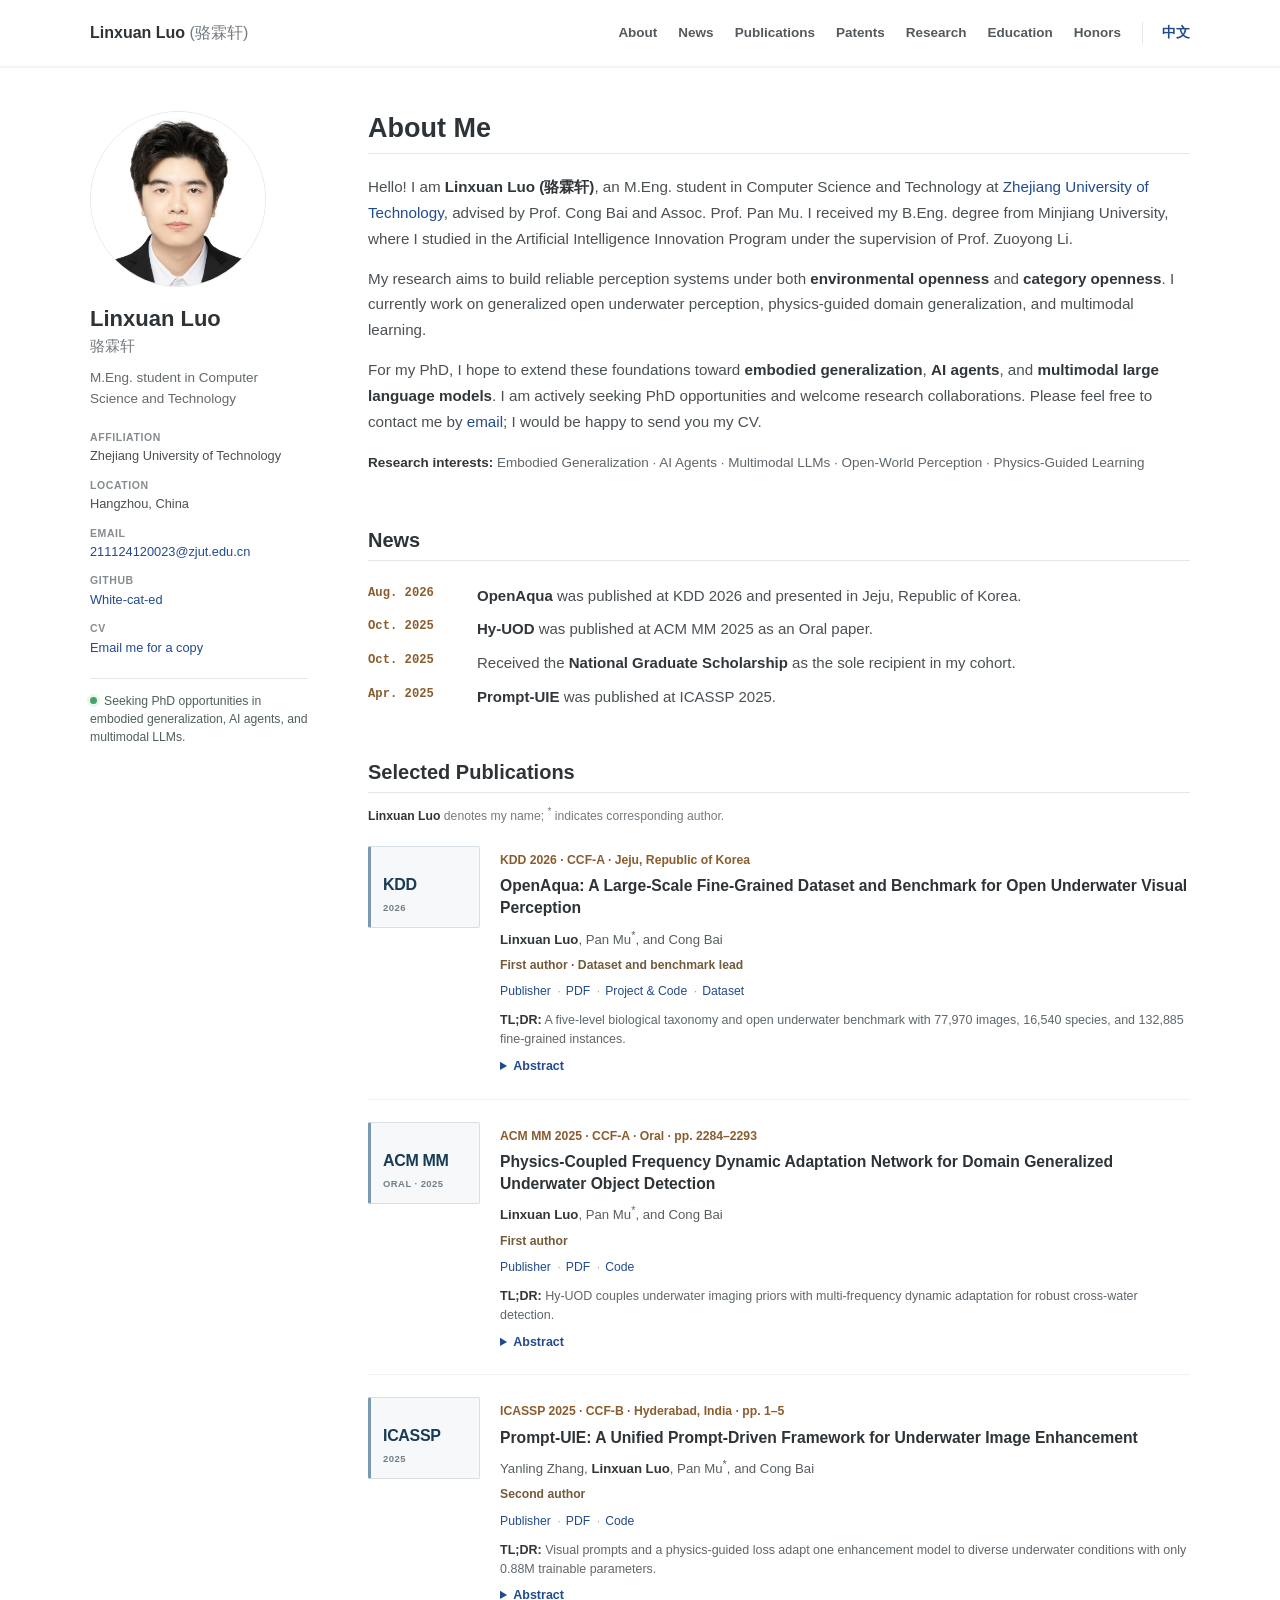
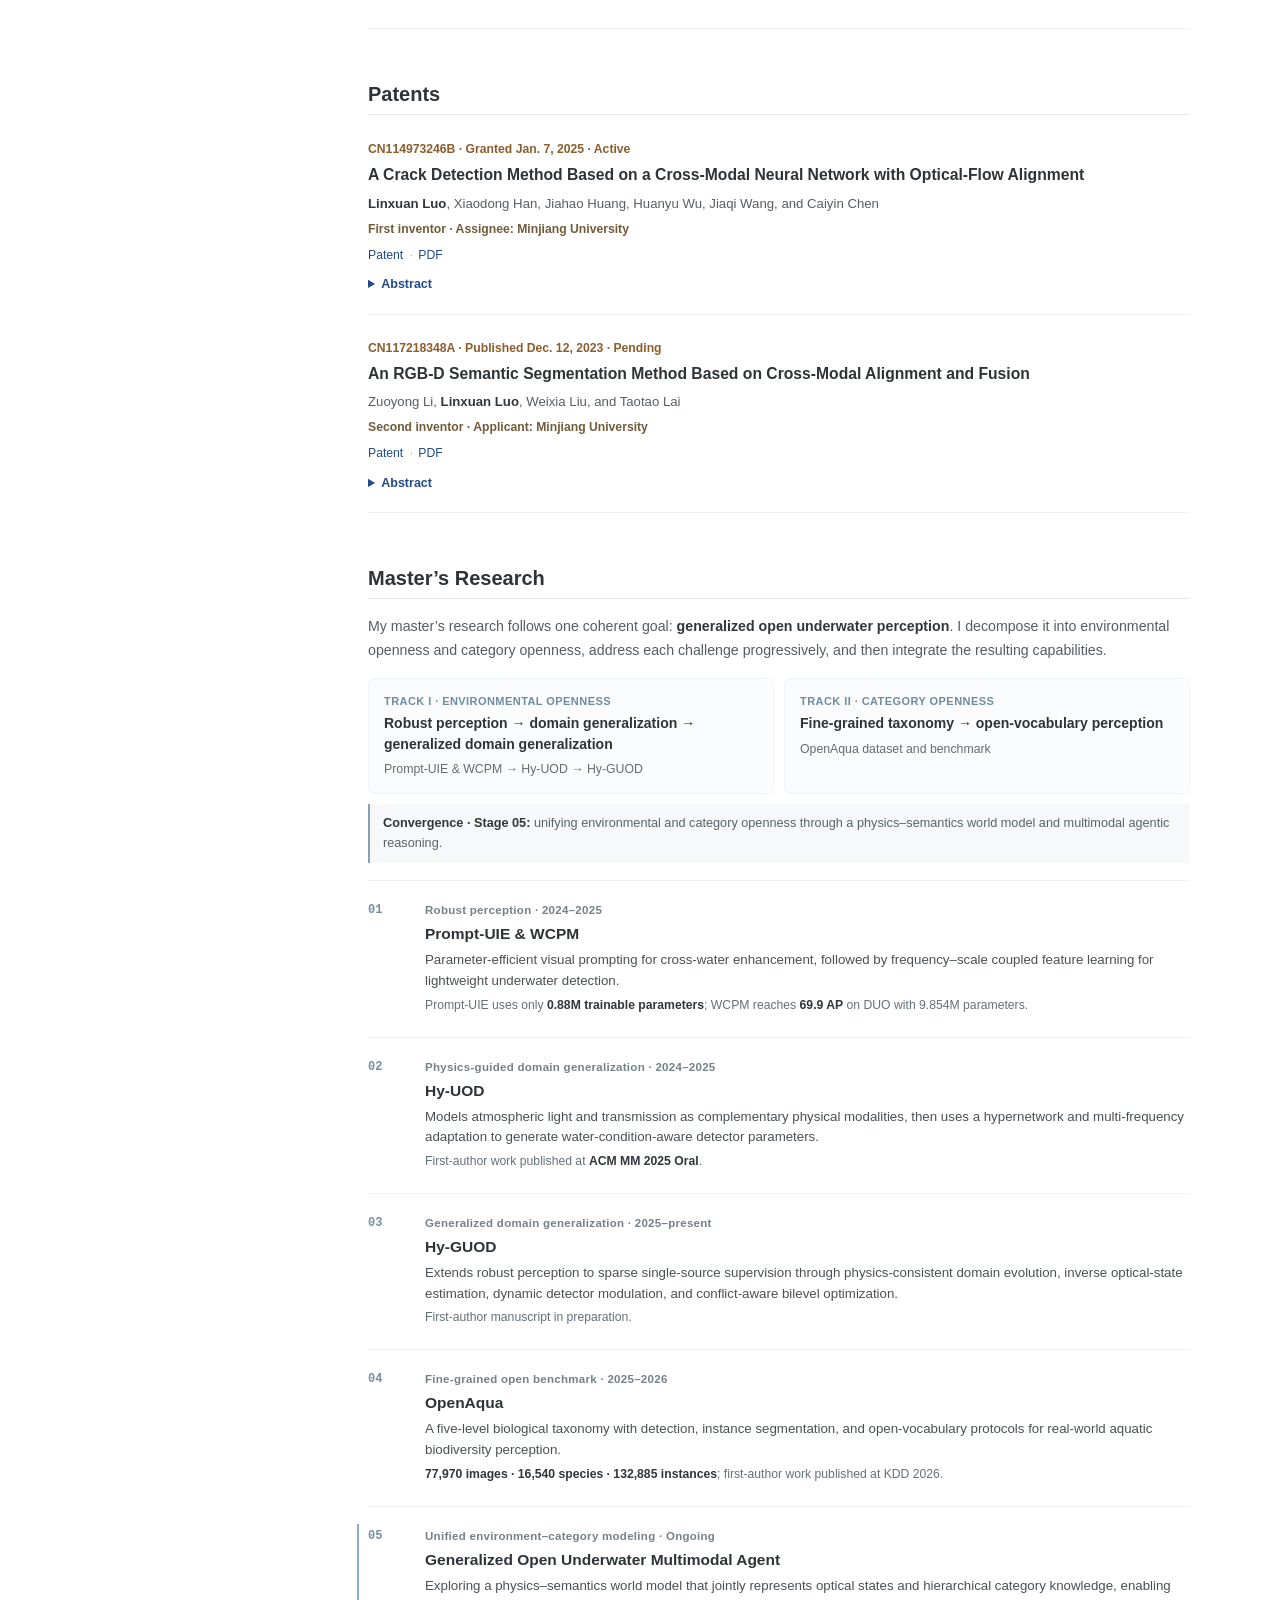
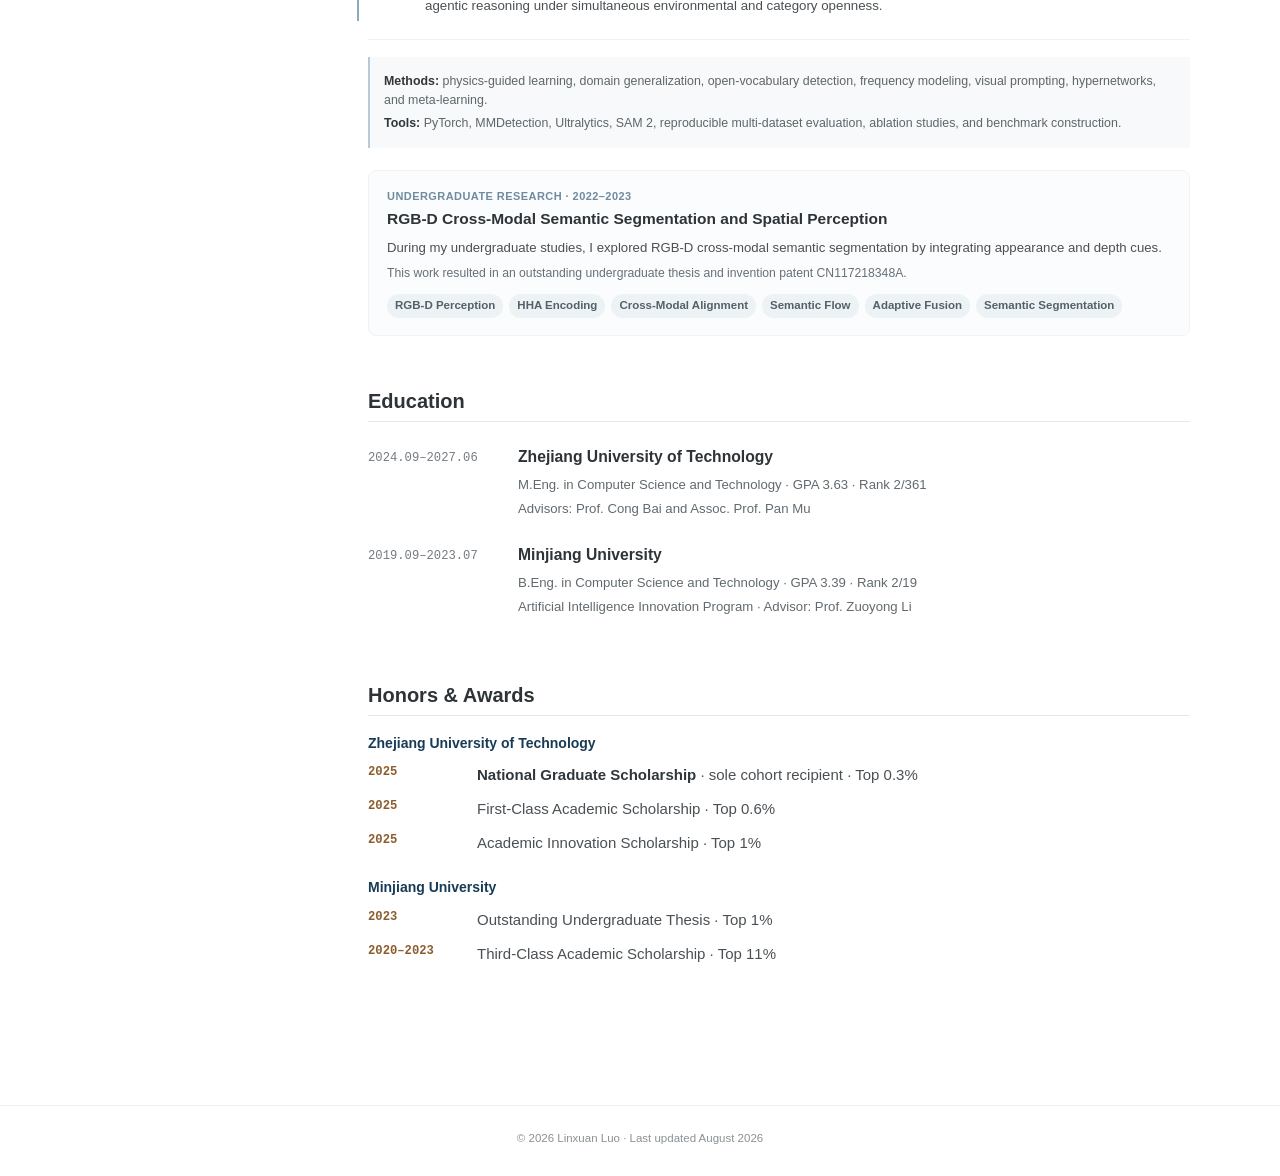
<file: index.html>
<!doctype html>
<html lang="en">
<head>
  <meta charset="utf-8">
  <meta name="viewport" content="width=device-width, initial-scale=1">
  <title>Linxuan Luo (骆霖轩) | Academic Homepage</title>
  <meta name="description" content="Academic homepage of Linxuan Luo, an M.Eng. student studying physics-guided generalization, open-world underwater perception, multimodal learning, and embodied intelligence.">
  <meta name="theme-color" content="#ffffff">
  <link rel="icon" type="image/png" sizes="192x192" href="favicon.png">
  <link rel="apple-touch-icon" sizes="180x180" href="favicon.png">
  <meta property="og:title" content="Linxuan Luo | Academic Homepage">
  <meta property="og:description" content="Physics-guided generalization, open-world perception, AI agents, and multimodal learning.">
  <meta property="og:type" content="website">
  <meta property="og:url" content="https://white-cat-ed.github.io/">
  <meta property="og:image" content="https://white-cat-ed.github.io/og-minimal.png">
  <meta name="twitter:card" content="summary_large_image">
  <link rel="canonical" href="https://white-cat-ed.github.io/">
  <link rel="alternate" hreflang="en" href="https://white-cat-ed.github.io/">
  <link rel="alternate" hreflang="zh-CN" href="https://white-cat-ed.github.io/zh.html">
  <link rel="stylesheet" href="styles.css">
  <script type="application/ld+json">
  {
    "@context": "https://schema.org",
    "@type": "Person",
    "name": "Linxuan Luo",
    "alternateName": "骆霖轩",
    "email": "mailto:211124120023@zjut.edu.cn",
    "url": "https://white-cat-ed.github.io/",
    "sameAs": ["https://github.com/White-cat-ed"],
    "affiliation": {
      "@type": "CollegeOrUniversity",
      "name": "Zhejiang University of Technology"
    }
  }
  </script>
</head>
<body>
  <a class="skip-link" href="#main-content">Skip to content</a>

  <header class="masthead">
    <div class="masthead-inner">
      <a class="site-title" href="#top">Linxuan Luo <span>(骆霖轩)</span></a>
      <nav class="site-nav" aria-label="Primary navigation">
        <a href="#about">About</a>
        <a href="#news">News</a>
        <a href="#publications">Publications</a>
        <a href="#patents">Patents</a>
        <a href="#research">Research</a>
        <a href="#education">Education</a>
        <a href="#awards">Honors</a>
        <a class="language-link" href="zh.html" lang="zh-CN">中文</a>
      </nav>
    </div>
  </header>

  <main class="layout" id="top">
    <aside class="sidebar" aria-label="Profile">
      <img class="profile-photo" src="profile.jpg" alt="Portrait of Linxuan Luo" width="190" height="190">
      <h1 class="profile-name">Linxuan Luo</h1>
      <p class="profile-name-zh" lang="zh-CN">骆霖轩</p>
      <p class="profile-bio">M.Eng. student in Computer Science and Technology</p>

      <dl class="profile-links">
        <div><dt>Affiliation</dt><dd>Zhejiang University of Technology</dd></div>
        <div><dt>Location</dt><dd>Hangzhou, China</dd></div>
        <div><dt>Email</dt><dd><a href="mailto:211124120023@zjut.edu.cn">211124120023@zjut.edu.cn</a></dd></div>
        <div><dt>GitHub</dt><dd><a href="https://github.com/White-cat-ed" target="_blank" rel="noreferrer">White-cat-ed</a></dd></div>
        <div><dt>CV</dt><dd><a href="mailto:211124120023@zjut.edu.cn?subject=CV%20request">Email me for a copy</a></dd></div>
      </dl>

      <p class="phd-note"><span aria-hidden="true"></span>Seeking PhD opportunities in embodied generalization, AI agents, and multimodal LLMs.</p>
    </aside>

    <div class="page-content" id="main-content">
      <section id="about" class="section about-section">
        <h2>About Me</h2>
        <p>Hello! I am <strong>Linxuan Luo (骆霖轩)</strong>, an M.Eng. student in Computer Science and Technology at <a href="https://www.zjut.edu.cn/" target="_blank" rel="noreferrer">Zhejiang University of Technology</a>, advised by Prof. Cong Bai and Assoc. Prof. Pan Mu. I received my B.Eng. degree from Minjiang University, where I studied in the Artificial Intelligence Innovation Program under the supervision of Prof. Zuoyong Li.</p>
        <p>My research aims to build reliable perception systems under both <strong>environmental openness</strong> and <strong>category openness</strong>. I currently work on generalized open underwater perception, physics-guided domain generalization, and multimodal learning.</p>
        <p>For my PhD, I hope to extend these foundations toward <strong>embodied generalization</strong>, <strong>AI agents</strong>, and <strong>multimodal large language models</strong>. I am actively seeking PhD opportunities and welcome research collaborations. Please feel free to contact me by <a href="mailto:211124120023@zjut.edu.cn">email</a>; I would be happy to send you my CV.</p>
        <p class="research-interests"><strong>Research interests:</strong> Embodied Generalization · AI Agents · Multimodal LLMs · Open-World Perception · Physics-Guided Learning</p>
      </section>

      <section id="news" class="section compact-section">
        <h2>News</h2>
        <ul class="news-list">
          <li><time datetime="2026-08">Aug. 2026</time><span><strong>OpenAqua</strong> was published at KDD 2026 and presented in Jeju, Republic of Korea.</span></li>
          <li><time datetime="2025-10">Oct. 2025</time><span><strong>Hy-UOD</strong> was published at ACM MM 2025 as an Oral paper.</span></li>
          <li><time datetime="2025-10">Oct. 2025</time><span>Received the <strong>National Graduate Scholarship</strong> as the sole recipient in my cohort.</span></li>
          <li><time datetime="2025-04">Apr. 2025</time><span><strong>Prompt-UIE</strong> was published at ICASSP 2025.</span></li>
        </ul>
      </section>

      <section id="publications" class="section">
        <h2>Selected Publications</h2>
        <p class="section-note"><strong>Linxuan Luo</strong> denotes my name; <sup>*</sup> indicates corresponding author.</p>

        <article class="publication">
          <div class="paper-thumb" aria-hidden="true"><span>KDD</span><small>2026</small></div>
          <div class="publication-body">
            <p class="venue">KDD 2026 · CCF-A · Jeju, Republic of Korea</p>
            <h3>OpenAqua: A Large-Scale Fine-Grained Dataset and Benchmark for Open Underwater Visual Perception</h3>
            <p class="authors"><strong>Linxuan Luo</strong>, Pan Mu<sup>*</sup>, and Cong Bai</p>
            <p class="role-line">First author · Dataset and benchmark lead</p>
            <p class="resource-links">
              <a href="https://dl.acm.org/doi/10.1145/3770855.3817535" target="_blank" rel="noreferrer">Publisher</a>
              <a href="https://dl.acm.org/doi/pdf/10.1145/3770855.3817535" target="_blank" rel="noreferrer">PDF</a>
              <a href="https://github.com/White-cat-ed/OpenAqua" target="_blank" rel="noreferrer">Project &amp; Code</a>
              <a href="https://drive.google.com/drive/folders/1vo-b8BYGD2Kb2J__HTQK28yn5RzytMnz?usp=drive_link" target="_blank" rel="noreferrer">Dataset</a>
            </p>
            <p class="tldr"><strong>TL;DR:</strong> A five-level biological taxonomy and open underwater benchmark with 77,970 images, 16,540 species, and 132,885 fine-grained instances.</p>
            <details>
              <summary>Abstract</summary>
              <p>Monitoring aquatic biodiversity is vital for maintaining global ecological balance. While advancements in computer vision have revolutionized underwater perception, existing datasets are predominantly limited to coarse-grained categories or lack spatial localization annotations, severely constraining the applicability of models for fine-grained biological identification in real-world scenarios. To address this gap, we introduce OpenAqua, the first large-scale fine-grained dataset dedicated to open underwater visual tasks. OpenAqua is structured around a five-level biological taxonomic hierarchy, comprising 77,970 high-quality images covering 16,540 aquatic species, and providing 132,885 fine-grained bounding boxes and corresponding instance segmentation masks. Based on this dataset, we establish a comprehensive benchmark suite that encompasses standard object detection, instance segmentation, and an underwater open-vocabulary object detection benchmark. Extensive evaluations reveal substantial performance degradation as current models progress from coarse-grained to fine-grained recognition, highlighting the challenges of fine-grained semantic perception and domain adaptation in degraded underwater environments.</p>
            </details>
          </div>
        </article>

        <article class="publication">
          <div class="paper-thumb" aria-hidden="true"><span>ACM MM</span><small>Oral · 2025</small></div>
          <div class="publication-body">
            <p class="venue">ACM MM 2025 · CCF-A · Oral · pp. 2284–2293</p>
            <h3>Physics-Coupled Frequency Dynamic Adaptation Network for Domain Generalized Underwater Object Detection</h3>
            <p class="authors"><strong>Linxuan Luo</strong>, Pan Mu<sup>*</sup>, and Cong Bai</p>
            <p class="role-line">First author</p>
            <p class="resource-links">
              <a href="https://dl.acm.org/doi/10.1145/3746027.3755829" target="_blank" rel="noreferrer">Publisher</a>
              <a href="https://dl.acm.org/doi/pdf/10.1145/3746027.3755829" target="_blank" rel="noreferrer">PDF</a>
              <a href="https://github.com/White-cat-ed/HyUOD" target="_blank" rel="noreferrer">Code</a>
            </p>
            <p class="tldr"><strong>TL;DR:</strong> Hy-UOD couples underwater imaging priors with multi-frequency dynamic adaptation for robust cross-water detection.</p>
            <details>
              <summary>Abstract</summary>
              <p>Despite technological progress in underwater object detection, domain shift from diverse environmental conditions and severe image degradation remain major challenges. We propose Hy-UOD, a hypernetwork-powered domain generalization framework that synergizes physical priors with multi-frequency feature learning. A meta-learning hypernetwork synthesizes domain-generalization parameters by encoding environment-specific physical descriptors. A Multi-frequency Feature Dynamic Adaptation module then compensates for degraded features through low-frequency correction, high-frequency refinement, and mid-frequency reconstruction. Experiments on multiple underwater datasets demonstrate robust detection performance and strong cross-domain generalization.</p>
            </details>
          </div>
        </article>

        <article class="publication">
          <div class="paper-thumb" aria-hidden="true"><span>ICASSP</span><small>2025</small></div>
          <div class="publication-body">
            <p class="venue">ICASSP 2025 · CCF-B · Hyderabad, India · pp. 1–5</p>
            <h3>Prompt-UIE: A Unified Prompt-Driven Framework for Underwater Image Enhancement</h3>
            <p class="authors">Yanling Zhang, <strong>Linxuan Luo</strong>, Pan Mu<sup>*</sup>, and Cong Bai</p>
            <p class="role-line">Second author</p>
            <p class="resource-links">
              <a href="https://ieeexplore.ieee.org/document/10889990/" target="_blank" rel="noreferrer">Publisher</a>
              <a href="https://ieeexplore.ieee.org/stampPDF/getPDF.jsp?tp=&amp;arnumber=10889990" target="_blank" rel="noreferrer">PDF</a>
              <a href="https://github.com/Zjut-MultimediaPlus/Prompt-UIE" target="_blank" rel="noreferrer">Code</a>
            </p>
            <p class="tldr"><strong>TL;DR:</strong> Visual prompts and a physics-guided loss adapt one enhancement model to diverse underwater conditions with only 0.88M trainable parameters.</p>
            <details>
              <summary>Abstract</summary>
              <p>Complex and diverse underwater environments cause multiple types of image degradation. Most existing methods focus on a single dataset, limiting the model’s ability to explore different degradation characteristics. Prompt-UIE adapts a pretrained task-specific model to varied underwater conditions without requiring multiple datasets. It combines a background-light visual prompt module with a reverse-transmission-map-guided loss: the prompt guides enhancement for different water types, while the loss improves the handling of spatially non-uniform degradation. Experiments on full-reference and no-reference datasets demonstrate the effectiveness and robustness of the method.</p>
            </details>
          </div>
        </article>
      </section>

      <section id="patents" class="section">
        <h2>Patents</h2>

        <article class="patent">
          <p class="venue">CN114973246B · Granted Jan. 7, 2025 · Active</p>
          <h3>A Crack Detection Method Based on a Cross-Modal Neural Network with Optical-Flow Alignment</h3>
          <p class="authors"><strong>Linxuan Luo</strong>, Xiaodong Han, Jiahao Huang, Huanyu Wu, Jiaqi Wang, and Caiyin Chen</p>
          <p class="role-line">First inventor · Assignee: Minjiang University</p>
          <p class="resource-links">
            <a href="https://patents.google.com/patent/CN114973246B/en" target="_blank" rel="noreferrer">Patent</a>
            <a href="https://patentimages.storage.googleapis.com/b4/01/fa/18048ff08c857f/CN114973246B.pdf" target="_blank" rel="noreferrer">PDF</a>
          </p>
          <details>
            <summary>Abstract</summary>
            <p>This invention presents FAC-Net, a cross-modal crack detection method that uses optical-flow-based alignment to fuse RGB and depth features and classify pixels into crack and background regions.</p>
          </details>
        </article>

        <article class="patent">
          <p class="venue">CN117218348A · Published Dec. 12, 2023 · Pending</p>
          <h3>An RGB-D Semantic Segmentation Method Based on Cross-Modal Alignment and Fusion</h3>
          <p class="authors">Zuoyong Li, <strong>Linxuan Luo</strong>, Weixia Liu, and Taotao Lai</p>
          <p class="role-line">Second inventor · Applicant: Minjiang University</p>
          <p class="resource-links">
            <a href="https://patents.google.com/patent/CN117218348A/en" target="_blank" rel="noreferrer">Patent</a>
            <a href="https://patentimages.storage.googleapis.com/ee/cd/d5/96ed496db2e473/CN117218348A.pdf" target="_blank" rel="noreferrer">PDF</a>
          </p>
          <details>
            <summary>Abstract</summary>
            <p>This invention combines spatial-channel attention with semantic-flow correction to align and fuse RGB and depth features, suppress multimodal noise, and improve the propagation of deep semantic information for RGB-D semantic segmentation.</p>
          </details>
        </article>
      </section>

      <section id="research" class="section">
        <h2>Master’s Research</h2>
        <p class="research-lead">My master’s research follows one coherent goal: <strong>generalized open underwater perception</strong>. I decompose it into environmental openness and category openness, address each challenge progressively, and then integrate the resulting capabilities.</p>

        <div class="research-tracks" aria-label="Two research tracks">
          <article class="research-track">
            <p class="track-kicker">Track I · Environmental Openness</p>
            <h3>Robust perception → domain generalization → generalized domain generalization</h3>
            <p>Prompt-UIE &amp; WCPM → Hy-UOD → Hy-GUOD</p>
          </article>
          <article class="research-track">
            <p class="track-kicker">Track II · Category Openness</p>
            <h3>Fine-grained taxonomy → open-vocabulary perception</h3>
            <p>OpenAqua dataset and benchmark</p>
          </article>
        </div>
        <p class="track-merge"><strong>Convergence · Stage 05:</strong> unifying environmental and category openness through a physics–semantics world model and multimodal agentic reasoning.</p>

        <div class="research-roadmap">
          <article class="research-item">
            <div class="stage-marker">01</div>
            <div class="research-copy">
              <p class="stage-label">Robust perception · 2024–2025</p>
              <h3>Prompt-UIE &amp; WCPM</h3>
              <p>Parameter-efficient visual prompting for cross-water enhancement, followed by frequency–scale coupled feature learning for lightweight underwater detection.</p>
              <p class="research-result">Prompt-UIE uses only <strong>0.88M trainable parameters</strong>; WCPM reaches <strong>69.9 AP</strong> on DUO with 9.854M parameters.</p>
            </div>
          </article>

          <article class="research-item">
            <div class="stage-marker">02</div>
            <div class="research-copy">
              <p class="stage-label">Physics-guided domain generalization · 2024–2025</p>
              <h3>Hy-UOD</h3>
              <p>Models atmospheric light and transmission as complementary physical modalities, then uses a hypernetwork and multi-frequency adaptation to generate water-condition-aware detector parameters.</p>
              <p class="research-result">First-author work published at <strong>ACM MM 2025 Oral</strong>.</p>
            </div>
          </article>

          <article class="research-item">
            <div class="stage-marker">03</div>
            <div class="research-copy">
              <p class="stage-label">Generalized domain generalization · 2025–present</p>
              <h3>Hy-GUOD</h3>
              <p>Extends robust perception to sparse single-source supervision through physics-consistent domain evolution, inverse optical-state estimation, dynamic detector modulation, and conflict-aware bilevel optimization.</p>
              <p class="research-result">First-author manuscript in preparation.</p>
            </div>
          </article>

          <article class="research-item">
            <div class="stage-marker">04</div>
            <div class="research-copy">
              <p class="stage-label">Fine-grained open benchmark · 2025–2026</p>
              <h3>OpenAqua</h3>
              <p>A five-level biological taxonomy with detection, instance segmentation, and open-vocabulary protocols for real-world aquatic biodiversity perception.</p>
              <p class="research-result"><strong>77,970 images · 16,540 species · 132,885 instances</strong>; first-author work published at KDD 2026.</p>
            </div>
          </article>

          <article class="research-item research-item-current">
            <div class="stage-marker">05</div>
            <div class="research-copy">
              <p class="stage-label">Unified environment–category modeling · Ongoing</p>
              <h3>Generalized Open Underwater Multimodal Agent</h3>
              <p>Exploring a physics–semantics world model that jointly represents optical states and hierarchical category knowledge, enabling agentic reasoning under simultaneous environmental and category openness.</p>
            </div>
          </article>
        </div>

        <div class="method-band">
          <p><strong>Methods:</strong> physics-guided learning, domain generalization, open-vocabulary detection, frequency modeling, visual prompting, hypernetworks, and meta-learning.</p>
          <p><strong>Tools:</strong> PyTorch, MMDetection, Ultralytics, SAM 2, reproducible multi-dataset evaluation, ablation studies, and benchmark construction.</p>
        </div>
        <div class="undergraduate-research">
          <p class="subsection-kicker">Undergraduate Research · 2022–2023</p>
          <h3>RGB-D Cross-Modal Semantic Segmentation and Spatial Perception</h3>
          <p>During my undergraduate studies, I explored RGB-D cross-modal semantic segmentation by integrating appearance and depth cues.</p>
          <p class="research-result">This work resulted in an outstanding undergraduate thesis and invention patent CN117218348A.</p>
          <div class="skill-tags" aria-label="RGB-D research skills">
            <span>RGB-D Perception</span><span>HHA Encoding</span><span>Cross-Modal Alignment</span><span>Semantic Flow</span><span>Adaptive Fusion</span><span>Semantic Segmentation</span>
          </div>
        </div>

      </section>

      <section id="education" class="section compact-section">
        <h2>Education</h2>
        <div class="timeline">
          <article>
            <time>2024.09–2027.06</time>
            <div><h3>Zhejiang University of Technology</h3><p>M.Eng. in Computer Science and Technology · GPA 3.63 · Rank 2/361</p><p>Advisors: Prof. Cong Bai and Assoc. Prof. Pan Mu</p></div>
          </article>
          <article>
            <time>2019.09–2023.07</time>
            <div><h3>Minjiang University</h3><p>B.Eng. in Computer Science and Technology · GPA 3.39 · Rank 2/19</p><p>Artificial Intelligence Innovation Program · Advisor: Prof. Zuoyong Li</p></div>
          </article>
        </div>
      </section>

      <section id="awards" class="section">
        <h2>Honors &amp; Awards</h2>
        <div class="award-group">
          <h3>Zhejiang University of Technology</h3>
          <ul class="plain-list">
            <li><time>2025</time><span><strong>National Graduate Scholarship</strong> · sole cohort recipient · Top 0.3%</span></li>
            <li><time>2025</time><span>First-Class Academic Scholarship · Top 0.6%</span></li>
            <li><time>2025</time><span>Academic Innovation Scholarship · Top 1%</span></li>
          </ul>
        </div>
        <div class="award-group">
          <h3>Minjiang University</h3>
          <ul class="plain-list">
            <li><time>2023</time><span>Outstanding Undergraduate Thesis · Top 1%</span></li>
            <li><time>2020–2023</time><span>Third-Class Academic Scholarship · Top 11%</span></li>
          </ul>
        </div>
      </section>
    </div>
  </main>

  <footer class="site-footer">
    <p>© 2026 Linxuan Luo · Last updated August 2026</p>
  </footer>
</body>
</html>
</file>
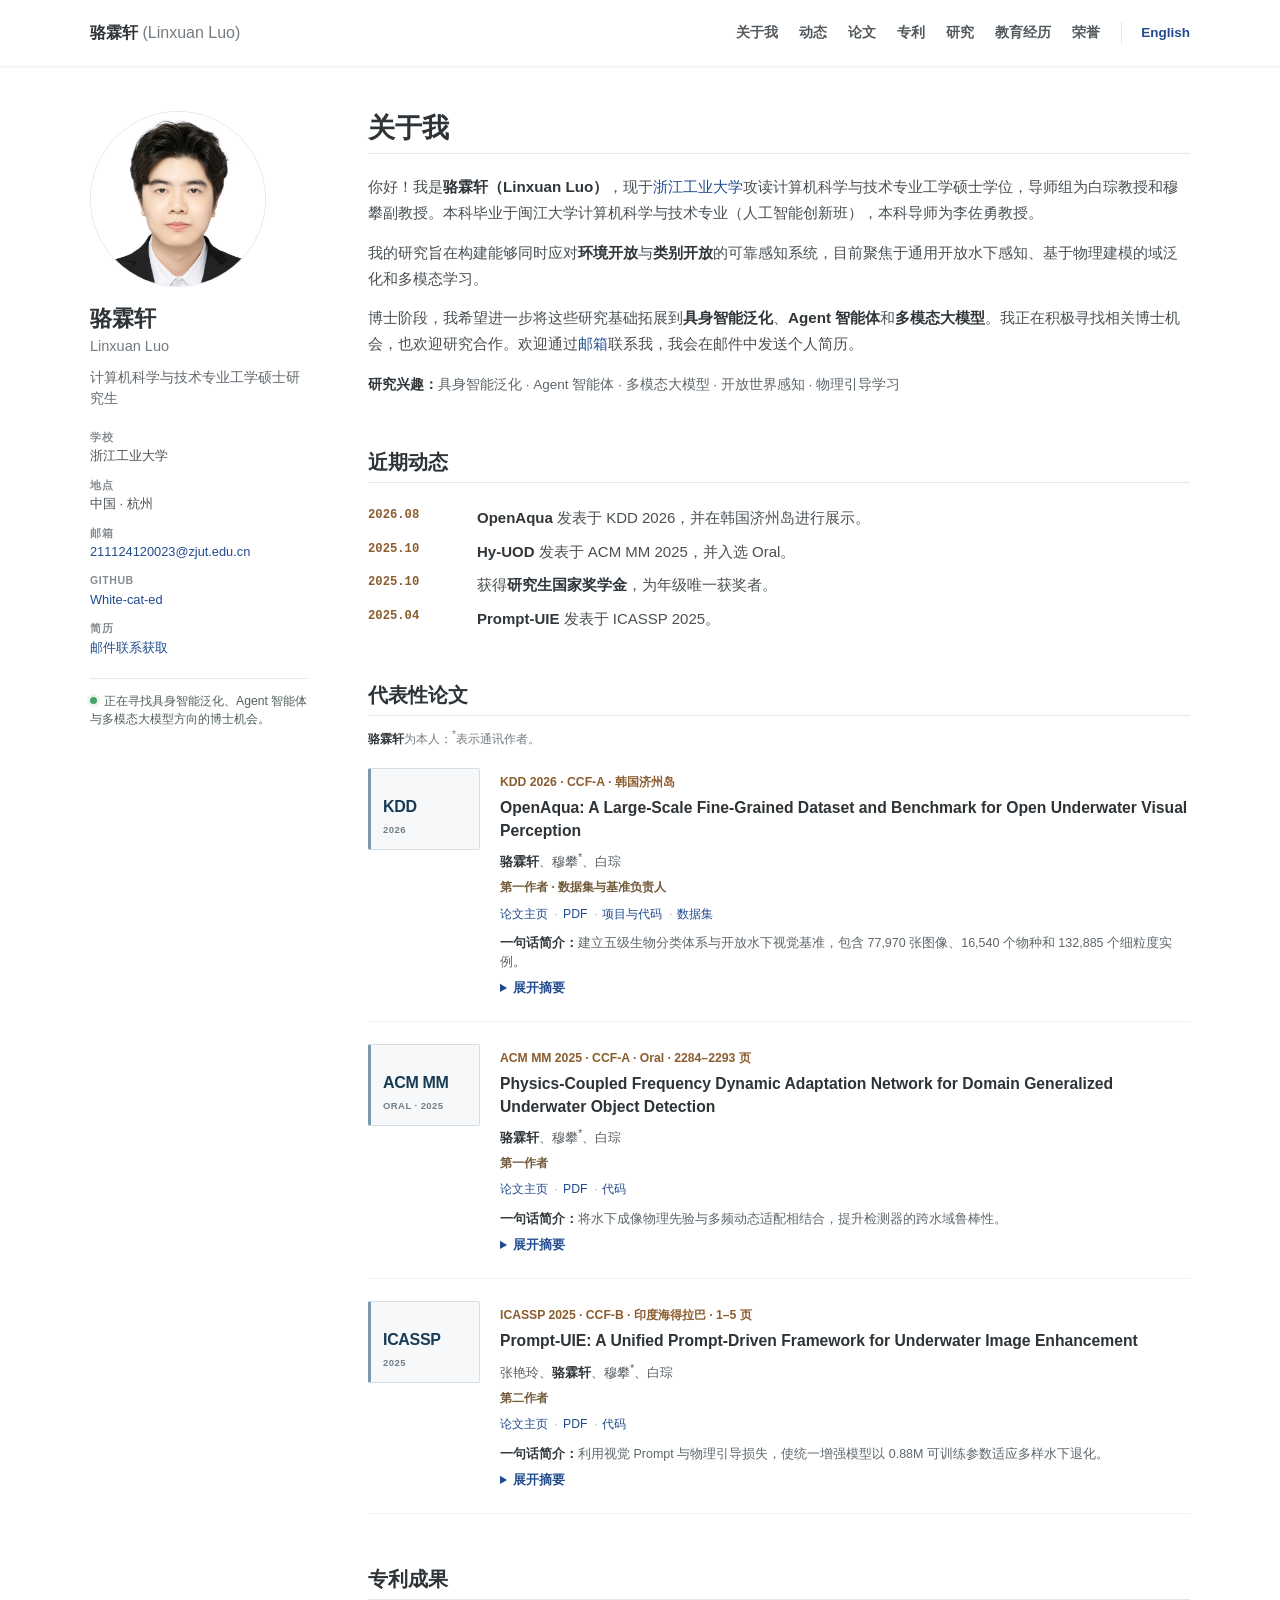
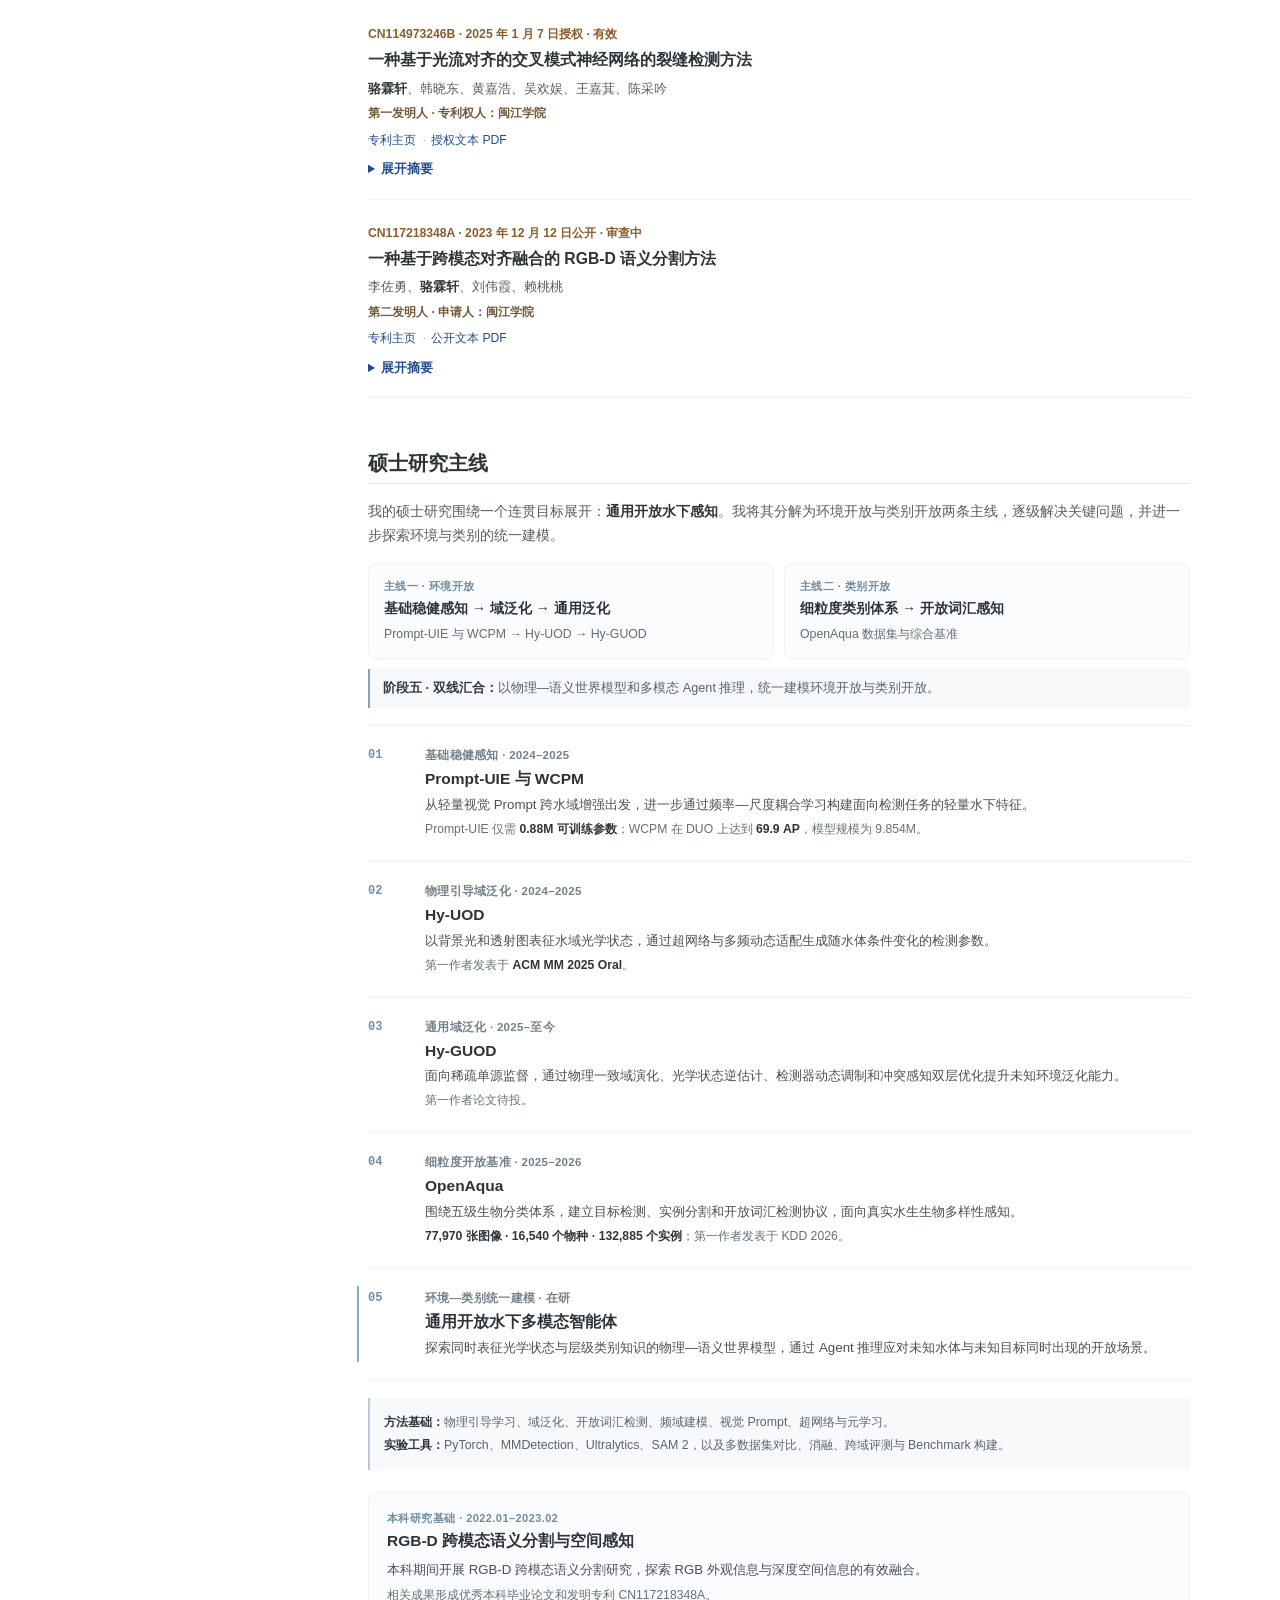
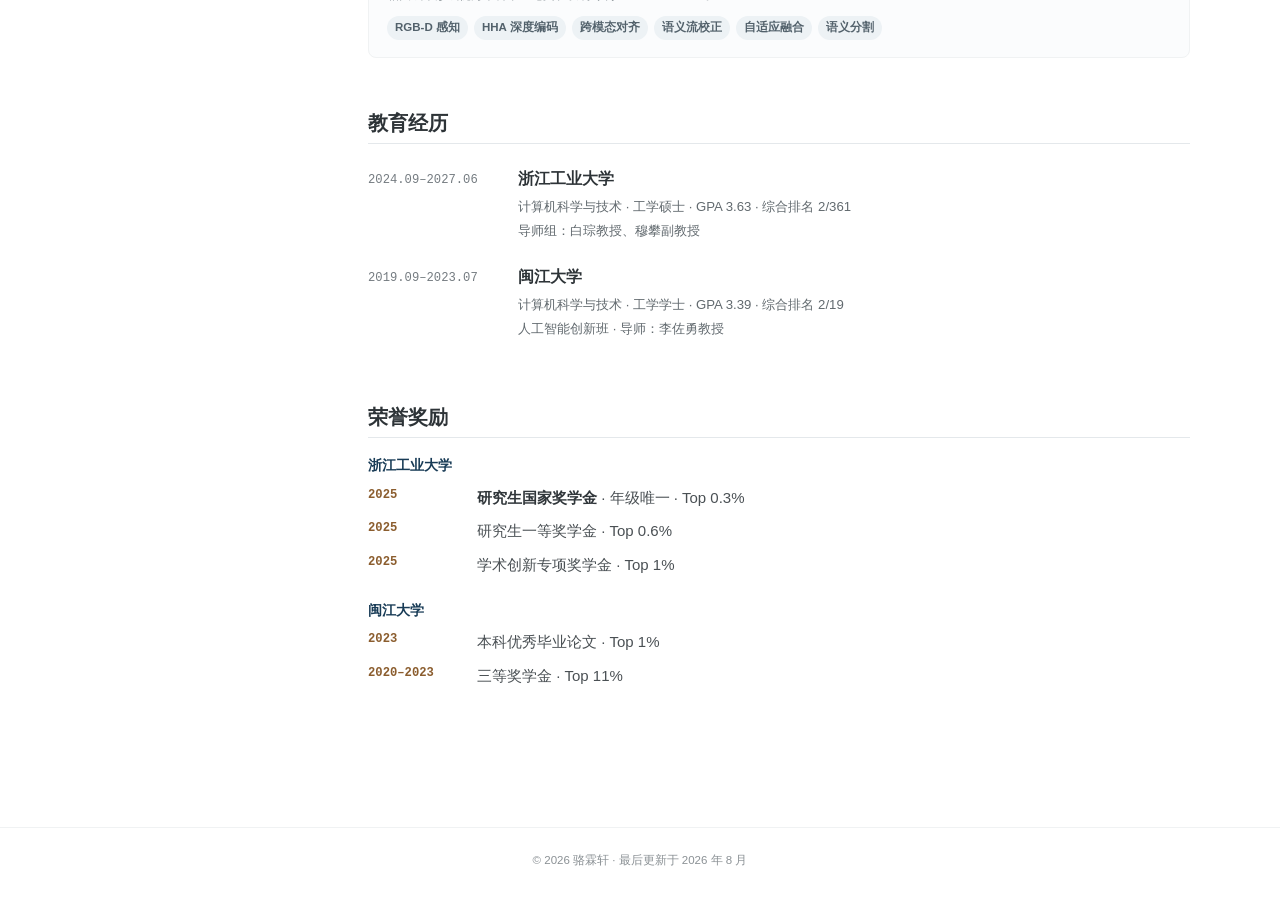
<file: zh.html>
<!doctype html>
<html lang="zh-CN">
<head>
  <meta charset="utf-8">
  <meta name="viewport" content="width=device-width, initial-scale=1">
  <title>骆霖轩（Linxuan Luo）| 个人学术主页</title>
  <meta name="description" content="骆霖轩的个人学术主页，研究方向包括物理引导泛化、开放水下视觉感知、多模态学习、具身智能泛化与 Agent 智能体。">
  <meta name="theme-color" content="#ffffff">
  <link rel="icon" type="image/png" sizes="192x192" href="favicon.png">
  <link rel="apple-touch-icon" sizes="180x180" href="favicon.png">
  <meta property="og:title" content="骆霖轩 | 个人学术主页">
  <meta property="og:description" content="物理引导泛化、开放世界感知、Agent 智能体与多模态学习。">
  <meta property="og:type" content="website">
  <meta property="og:url" content="https://white-cat-ed.github.io/zh.html">
  <meta property="og:image" content="https://white-cat-ed.github.io/og-minimal.png">
  <meta name="twitter:card" content="summary_large_image">
  <link rel="canonical" href="https://white-cat-ed.github.io/zh.html">
  <link rel="alternate" hreflang="en" href="https://white-cat-ed.github.io/">
  <link rel="alternate" hreflang="zh-CN" href="https://white-cat-ed.github.io/zh.html">
  <link rel="stylesheet" href="styles.css">
</head>
<body>
  <a class="skip-link" href="#main-content">跳到正文</a>

  <header class="masthead">
    <div class="masthead-inner">
      <a class="site-title" href="#top">骆霖轩 <span>(Linxuan Luo)</span></a>
      <nav class="site-nav" aria-label="主导航">
        <a href="#about">关于我</a>
        <a href="#news">动态</a>
        <a href="#publications">论文</a>
        <a href="#patents">专利</a>
        <a href="#research">研究</a>
        <a href="#education">教育经历</a>
        <a href="#awards">荣誉</a>
        <a class="language-link" href="index.html" lang="en">English</a>
      </nav>
    </div>
  </header>

  <main class="layout" id="top">
    <aside class="sidebar" aria-label="个人信息">
      <img class="profile-photo" src="profile.jpg" alt="骆霖轩的个人照片" width="190" height="190">
      <h1 class="profile-name">骆霖轩</h1>
      <p class="profile-name-zh" lang="en">Linxuan Luo</p>
      <p class="profile-bio">计算机科学与技术专业工学硕士研究生</p>

      <dl class="profile-links">
        <div><dt>学校</dt><dd>浙江工业大学</dd></div>
        <div><dt>地点</dt><dd>中国 · 杭州</dd></div>
        <div><dt>邮箱</dt><dd><a href="mailto:211124120023@zjut.edu.cn">211124120023@zjut.edu.cn</a></dd></div>
        <div><dt>GitHub</dt><dd><a href="https://github.com/White-cat-ed" target="_blank" rel="noreferrer">White-cat-ed</a></dd></div>
        <div><dt>简历</dt><dd><a href="mailto:211124120023@zjut.edu.cn?subject=简历索取">邮件联系获取</a></dd></div>
      </dl>

      <p class="phd-note"><span aria-hidden="true"></span>正在寻找具身智能泛化、Agent 智能体与多模态大模型方向的博士机会。</p>
    </aside>

    <div class="page-content" id="main-content">
      <section id="about" class="section about-section">
        <h2>关于我</h2>
        <p>你好！我是<strong>骆霖轩（Linxuan Luo）</strong>，现于<a href="https://www.zjut.edu.cn/" target="_blank" rel="noreferrer">浙江工业大学</a>攻读计算机科学与技术专业工学硕士学位，导师组为白琮教授和穆攀副教授。本科毕业于闽江大学计算机科学与技术专业（人工智能创新班），本科导师为李佐勇教授。</p>
        <p>我的研究旨在构建能够同时应对<strong>环境开放</strong>与<strong>类别开放</strong>的可靠感知系统，目前聚焦于通用开放水下感知、基于物理建模的域泛化和多模态学习。</p>
        <p>博士阶段，我希望进一步将这些研究基础拓展到<strong>具身智能泛化</strong>、<strong>Agent 智能体</strong>和<strong>多模态大模型</strong>。我正在积极寻找相关博士机会，也欢迎研究合作。欢迎通过<a href="mailto:211124120023@zjut.edu.cn">邮箱</a>联系我，我会在邮件中发送个人简历。</p>
        <p class="research-interests"><strong>研究兴趣：</strong>具身智能泛化 · Agent 智能体 · 多模态大模型 · 开放世界感知 · 物理引导学习</p>
      </section>

      <section id="news" class="section compact-section">
        <h2>近期动态</h2>
        <ul class="news-list">
          <li><time datetime="2026-08">2026.08</time><span><strong>OpenAqua</strong> 发表于 KDD 2026，并在韩国济州岛进行展示。</span></li>
          <li><time datetime="2025-10">2025.10</time><span><strong>Hy-UOD</strong> 发表于 ACM MM 2025，并入选 Oral。</span></li>
          <li><time datetime="2025-10">2025.10</time><span>获得<strong>研究生国家奖学金</strong>，为年级唯一获奖者。</span></li>
          <li><time datetime="2025-04">2025.04</time><span><strong>Prompt-UIE</strong> 发表于 ICASSP 2025。</span></li>
        </ul>
      </section>

      <section id="publications" class="section">
        <h2>代表性论文</h2>
        <p class="section-note"><strong>骆霖轩</strong>为本人；<sup>*</sup>表示通讯作者。</p>

        <article class="publication">
          <div class="paper-thumb" aria-hidden="true"><span>KDD</span><small>2026</small></div>
          <div class="publication-body">
            <p class="venue">KDD 2026 · CCF-A · 韩国济州岛</p>
            <h3>OpenAqua: A Large-Scale Fine-Grained Dataset and Benchmark for Open Underwater Visual Perception</h3>
            <p class="authors"><strong>骆霖轩</strong>、穆攀<sup>*</sup>、白琮</p>
            <p class="role-line">第一作者 · 数据集与基准负责人</p>
            <p class="resource-links">
              <a href="https://dl.acm.org/doi/10.1145/3770855.3817535" target="_blank" rel="noreferrer">论文主页</a>
              <a href="https://dl.acm.org/doi/pdf/10.1145/3770855.3817535" target="_blank" rel="noreferrer">PDF</a>
              <a href="https://github.com/White-cat-ed/OpenAqua" target="_blank" rel="noreferrer">项目与代码</a>
              <a href="https://drive.google.com/drive/folders/1vo-b8BYGD2Kb2J__HTQK28yn5RzytMnz?usp=drive_link" target="_blank" rel="noreferrer">数据集</a>
            </p>
            <p class="tldr"><strong>一句话简介：</strong>建立五级生物分类体系与开放水下视觉基准，包含 77,970 张图像、16,540 个物种和 132,885 个细粒度实例。</p>
            <details>
              <summary>展开摘要</summary>
              <p>水生生物多样性监测对于维持全球生态平衡至关重要。尽管计算机视觉的发展推动了水下感知研究，现有数据集大多局限于粗粒度类别，或缺少空间定位标注，严重限制了模型在真实场景中的细粒度生物识别能力。为弥补这一空白，我们提出 OpenAqua——首个面向开放水下视觉任务的大规模细粒度数据集。OpenAqua 采用五级生物分类体系，包含 77,970 张高质量图像，覆盖 16,540 个水生物种，并提供 132,885 个细粒度边界框及对应实例分割掩码。在此基础上，我们构建了覆盖标准目标检测、实例分割和水下开放词汇目标检测的综合基准。实验显示，随着识别粒度由粗到细，现有模型的性能显著下降，凸显了退化水下环境中细粒度语义感知与域适应的挑战。</p>
            </details>
          </div>
        </article>

        <article class="publication">
          <div class="paper-thumb" aria-hidden="true"><span>ACM MM</span><small>Oral · 2025</small></div>
          <div class="publication-body">
            <p class="venue">ACM MM 2025 · CCF-A · Oral · 2284–2293 页</p>
            <h3>Physics-Coupled Frequency Dynamic Adaptation Network for Domain Generalized Underwater Object Detection</h3>
            <p class="authors"><strong>骆霖轩</strong>、穆攀<sup>*</sup>、白琮</p>
            <p class="role-line">第一作者</p>
            <p class="resource-links">
              <a href="https://dl.acm.org/doi/10.1145/3746027.3755829" target="_blank" rel="noreferrer">论文主页</a>
              <a href="https://dl.acm.org/doi/pdf/10.1145/3746027.3755829" target="_blank" rel="noreferrer">PDF</a>
              <a href="https://github.com/White-cat-ed/HyUOD" target="_blank" rel="noreferrer">代码</a>
            </p>
            <p class="tldr"><strong>一句话简介：</strong>将水下成像物理先验与多频动态适配相结合，提升检测器的跨水域鲁棒性。</p>
            <details>
              <summary>展开摘要</summary>
              <p>多样化环境带来的域偏移以及水下图像的严重退化仍然制约着水下目标检测。为此，我们提出 Hy-UOD：一个由超网络驱动、协同融合物理先验与多频特征学习的域泛化框架。该方法通过基于元学习的超网络编码环境相关物理描述符并生成跨域泛化参数，再以多频特征动态适配模块通过低频校正、高频细化和中频重建补偿退化特征。多个水下数据集上的实验表明，该方法具有稳健的检测性能和较强的跨域泛化能力。</p>
            </details>
          </div>
        </article>

        <article class="publication">
          <div class="paper-thumb" aria-hidden="true"><span>ICASSP</span><small>2025</small></div>
          <div class="publication-body">
            <p class="venue">ICASSP 2025 · CCF-B · 印度海得拉巴 · 1–5 页</p>
            <h3>Prompt-UIE: A Unified Prompt-Driven Framework for Underwater Image Enhancement</h3>
            <p class="authors">张艳玲、<strong>骆霖轩</strong>、穆攀<sup>*</sup>、白琮</p>
            <p class="role-line">第二作者</p>
            <p class="resource-links">
              <a href="https://ieeexplore.ieee.org/document/10889990/" target="_blank" rel="noreferrer">论文主页</a>
              <a href="https://ieeexplore.ieee.org/stampPDF/getPDF.jsp?tp=&amp;arnumber=10889990" target="_blank" rel="noreferrer">PDF</a>
              <a href="https://github.com/Zjut-MultimediaPlus/Prompt-UIE" target="_blank" rel="noreferrer">代码</a>
            </p>
            <p class="tldr"><strong>一句话简介：</strong>利用视觉 Prompt 与物理引导损失，使统一增强模型以 0.88M 可训练参数适应多样水下退化。</p>
            <details>
              <summary>展开摘要</summary>
              <p>复杂多样的水下环境会造成多种图像退化，而现有方法大多聚焦于单一数据集，限制了模型对不同退化特征的探索。Prompt-UIE 无需同时使用多个数据集，即可将预训练特定任务模型适配到不同水下条件。该方法结合基于背景光的视觉 Prompt 模块和反向透射图引导损失：视觉 Prompt 引导模型针对不同水体类型执行增强，物理引导损失则提升其处理空间非均匀退化的能力。全参考与无参考数据集上的实验验证了该方法的有效性和鲁棒性。</p>
            </details>
          </div>
        </article>
      </section>

      <section id="patents" class="section">
        <h2>专利成果</h2>

        <article class="patent">
          <p class="venue">CN114973246B · 2025 年 1 月 7 日授权 · 有效</p>
          <h3>一种基于光流对齐的交叉模式神经网络的裂缝检测方法</h3>
          <p class="authors"><strong>骆霖轩</strong>、韩晓东、黄嘉浩、吴欢娱、王嘉萁、陈采吟</p>
          <p class="role-line">第一发明人 · 专利权人：闽江学院</p>
          <p class="resource-links">
            <a href="https://patents.google.com/patent/CN114973246B/zh" target="_blank" rel="noreferrer">专利主页</a>
            <a href="https://patentimages.storage.googleapis.com/b4/01/fa/18048ff08c857f/CN114973246B.pdf" target="_blank" rel="noreferrer">授权文本 PDF</a>
          </p>
          <details>
            <summary>展开摘要</summary>
            <p>本发明提出一种基于光流对齐的交叉模式神经网络裂缝检测方法。该方法基于 FAC-Net 融合 RGB 图像与深度图像特征，通过光流对齐缓解模态错位，并将像素分类为裂缝区域与背景区域，从而实现跨模态裂缝检测。</p>
          </details>
        </article>

        <article class="patent">
          <p class="venue">CN117218348A · 2023 年 12 月 12 日公开 · 审查中</p>
          <h3>一种基于跨模态对齐融合的 RGB-D 语义分割方法</h3>
          <p class="authors">李佐勇、<strong>骆霖轩</strong>、刘伟霞、赖桃桃</p>
          <p class="role-line">第二发明人 · 申请人：闽江学院</p>
          <p class="resource-links">
            <a href="https://patents.google.com/patent/CN117218348A/zh" target="_blank" rel="noreferrer">专利主页</a>
            <a href="https://patentimages.storage.googleapis.com/ee/cd/d5/96ed496db2e473/CN117218348A.pdf" target="_blank" rel="noreferrer">公开文本 PDF</a>
          </p>
          <details>
            <summary>展开摘要</summary>
            <p>该方法结合空间通道注意力与语义流矫正，实现 RGB 和深度特征的对齐与融合，抑制多模态噪声，并改善深层语义信息向浅层的传递，从而提升 RGB-D 语义分割效果。</p>
          </details>
        </article>
      </section>

      <section id="research" class="section">
        <h2>硕士研究主线</h2>
        <p class="research-lead">我的硕士研究围绕一个连贯目标展开：<strong>通用开放水下感知</strong>。我将其分解为环境开放与类别开放两条主线，逐级解决关键问题，并进一步探索环境与类别的统一建模。</p>

        <div class="research-tracks" aria-label="两条研究主线">
          <article class="research-track">
            <p class="track-kicker">主线一 · 环境开放</p>
            <h3>基础稳健感知 → 域泛化 → 通用泛化</h3>
            <p>Prompt-UIE 与 WCPM → Hy-UOD → Hy-GUOD</p>
          </article>
          <article class="research-track">
            <p class="track-kicker">主线二 · 类别开放</p>
            <h3>细粒度类别体系 → 开放词汇感知</h3>
            <p>OpenAqua 数据集与综合基准</p>
          </article>
        </div>
        <p class="track-merge"><strong>阶段五 · 双线汇合：</strong>以物理—语义世界模型和多模态 Agent 推理，统一建模环境开放与类别开放。</p>

        <div class="research-roadmap">
          <article class="research-item">
            <div class="stage-marker">01</div>
            <div class="research-copy">
              <p class="stage-label">基础稳健感知 · 2024–2025</p>
              <h3>Prompt-UIE 与 WCPM</h3>
              <p>从轻量视觉 Prompt 跨水域增强出发，进一步通过频率—尺度耦合学习构建面向检测任务的轻量水下特征。</p>
              <p class="research-result">Prompt-UIE 仅需<strong> 0.88M 可训练参数</strong>；WCPM 在 DUO 上达到 <strong>69.9 AP</strong>，模型规模为 9.854M。</p>
            </div>
          </article>

          <article class="research-item">
            <div class="stage-marker">02</div>
            <div class="research-copy">
              <p class="stage-label">物理引导域泛化 · 2024–2025</p>
              <h3>Hy-UOD</h3>
              <p>以背景光和透射图表征水域光学状态，通过超网络与多频动态适配生成随水体条件变化的检测参数。</p>
              <p class="research-result">第一作者发表于 <strong>ACM MM 2025 Oral</strong>。</p>
            </div>
          </article>

          <article class="research-item">
            <div class="stage-marker">03</div>
            <div class="research-copy">
              <p class="stage-label">通用域泛化 · 2025–至今</p>
              <h3>Hy-GUOD</h3>
              <p>面向稀疏单源监督，通过物理一致域演化、光学状态逆估计、检测器动态调制和冲突感知双层优化提升未知环境泛化能力。</p>
              <p class="research-result">第一作者论文待投。</p>
            </div>
          </article>

          <article class="research-item">
            <div class="stage-marker">04</div>
            <div class="research-copy">
              <p class="stage-label">细粒度开放基准 · 2025–2026</p>
              <h3>OpenAqua</h3>
              <p>围绕五级生物分类体系，建立目标检测、实例分割和开放词汇检测协议，面向真实水生生物多样性感知。</p>
              <p class="research-result"><strong>77,970 张图像 · 16,540 个物种 · 132,885 个实例</strong>；第一作者发表于 KDD 2026。</p>
            </div>
          </article>

          <article class="research-item research-item-current">
            <div class="stage-marker">05</div>
            <div class="research-copy">
              <p class="stage-label">环境—类别统一建模 · 在研</p>
              <h3>通用开放水下多模态智能体</h3>
              <p>探索同时表征光学状态与层级类别知识的物理—语义世界模型，通过 Agent 推理应对未知水体与未知目标同时出现的开放场景。</p>
            </div>
          </article>
        </div>

        <div class="method-band">
          <p><strong>方法基础：</strong>物理引导学习、域泛化、开放词汇检测、频域建模、视觉 Prompt、超网络与元学习。</p>
          <p><strong>实验工具：</strong>PyTorch、MMDetection、Ultralytics、SAM 2，以及多数据集对比、消融、跨域评测与 Benchmark 构建。</p>
        </div>
        <div class="undergraduate-research">
          <p class="subsection-kicker">本科研究基础 · 2022.01–2023.02</p>
          <h3>RGB-D 跨模态语义分割与空间感知</h3>
          <p>本科期间开展 RGB-D 跨模态语义分割研究，探索 RGB 外观信息与深度空间信息的有效融合。</p>
          <p class="research-result">相关成果形成优秀本科毕业论文和发明专利 CN117218348A。</p>
          <div class="skill-tags" aria-label="RGB-D 研究技能">
            <span>RGB-D 感知</span><span>HHA 深度编码</span><span>跨模态对齐</span><span>语义流校正</span><span>自适应融合</span><span>语义分割</span>
          </div>
        </div>

      </section>

      <section id="education" class="section compact-section">
        <h2>教育经历</h2>
        <div class="timeline">
          <article>
            <time>2024.09–2027.06</time>
            <div><h3>浙江工业大学</h3><p>计算机科学与技术 · 工学硕士 · GPA 3.63 · 综合排名 2/361</p><p>导师组：白琮教授、穆攀副教授</p></div>
          </article>
          <article>
            <time>2019.09–2023.07</time>
            <div><h3>闽江大学</h3><p>计算机科学与技术 · 工学学士 · GPA 3.39 · 综合排名 2/19</p><p>人工智能创新班 · 导师：李佐勇教授</p></div>
          </article>
        </div>
      </section>

      <section id="awards" class="section">
        <h2>荣誉奖励</h2>
        <div class="award-group">
          <h3>浙江工业大学</h3>
          <ul class="plain-list">
            <li><time>2025</time><span><strong>研究生国家奖学金</strong> · 年级唯一 · Top 0.3%</span></li>
            <li><time>2025</time><span>研究生一等奖学金 · Top 0.6%</span></li>
            <li><time>2025</time><span>学术创新专项奖学金 · Top 1%</span></li>
          </ul>
        </div>
        <div class="award-group">
          <h3>闽江大学</h3>
          <ul class="plain-list">
            <li><time>2023</time><span>本科优秀毕业论文 · Top 1%</span></li>
            <li><time>2020–2023</time><span>三等奖学金 · Top 11%</span></li>
          </ul>
        </div>
      </section>
    </div>
  </main>

  <footer class="site-footer">
    <p>© 2026 骆霖轩 · 最后更新于 2026 年 8 月</p>
  </footer>
</body>
</html>
</file>
<file: styles.css>
:root {
  --ink: #4a5054;
  --heading: #2d3337;
  --muted: #747b80;
  --link: #224b8d;
  --accent: #183b56;
  --warm: #8b5d2e;
  --line: #e4e8eb;
  --line-soft: #f0f2f3;
  --quiet: #f7f9fa;
  --paper: #fff;
}

* {
  box-sizing: border-box;
}

html {
  scroll-behavior: smooth;
  scroll-padding-top: 80px;
}

body {
  margin: 0;
  background: var(--paper);
  color: var(--ink);
  font-family: "Trebuchet MS", "Microsoft YaHei", "PingFang SC", Helvetica, Arial, sans-serif;
  font-size: 15px;
  line-height: 1.58;
}

a {
  color: var(--link);
  text-decoration: none;
}

a:hover,
a:focus-visible {
  text-decoration: underline;
}

strong {
  color: #30363a;
}

.skip-link {
  position: fixed;
  top: 8px;
  left: 8px;
  z-index: 100;
  transform: translateY(-150%);
  padding: 8px 12px;
  border-radius: 3px;
  background: var(--heading);
  color: #fff;
}

.skip-link:focus {
  transform: translateY(0);
}

.masthead {
  position: sticky;
  top: 0;
  z-index: 30;
  border-bottom: 1px solid var(--line-soft);
  background: rgba(255, 255, 255, 0.97);
  box-shadow: 0 1px 1px rgba(0, 0, 0, 0.03);
  backdrop-filter: blur(8px);
}

.masthead-inner {
  width: min(1100px, calc(100% - 40px));
  min-height: 66px;
  margin: 0 auto;
  display: flex;
  align-items: center;
  justify-content: space-between;
  gap: 28px;
}

.site-title {
  flex: 0 0 auto;
  color: var(--heading);
  font-size: 16px;
  font-weight: 700;
}

.site-title span {
  color: var(--muted);
  font-weight: 400;
}

.site-title:hover {
  text-decoration: none;
}

.site-nav {
  display: flex;
  align-items: center;
  gap: 21px;
  white-space: nowrap;
}

.site-nav a {
  color: #53595d;
  font-size: 13.5px;
  font-weight: 600;
}

.site-nav a:hover,
.site-nav a:focus-visible {
  color: var(--link);
  text-decoration: none;
}

.site-nav .language-link {
  padding-left: 19px;
  border-left: 1px solid var(--line);
  color: var(--link);
}

.layout {
  width: min(1100px, calc(100% - 40px));
  margin: 44px auto 82px;
  display: grid;
  grid-template-columns: 218px minmax(0, 1fr);
  gap: 60px;
  align-items: start;
}

.sidebar {
  position: sticky;
  top: 96px;
  min-width: 0;
}

.profile-photo {
  display: block;
  width: 176px;
  height: 176px;
  border: 1px solid var(--line);
  border-radius: 50%;
  object-fit: cover;
  object-position: center 30%;
}

.profile-name {
  margin: 18px 0 0;
  color: var(--heading);
  font-size: 22px;
  line-height: 1.25;
}

.profile-name-zh {
  margin: 2px 0 11px;
  color: var(--muted);
  font-size: 14.5px;
}

.profile-bio {
  margin: 0 0 20px;
  color: #62696e;
  font-size: 13.5px;
  line-height: 1.5;
}

.profile-links {
  margin: 0;
  font-size: 12.8px;
}

.profile-links div {
  margin: 0 0 10px;
}

.profile-links dt {
  margin: 0 0 1px;
  color: #858b8f;
  font-size: 10.5px;
  font-weight: 700;
  letter-spacing: 0.055em;
  text-transform: uppercase;
}

.profile-links dd {
  margin: 0;
  overflow-wrap: anywhere;
}

.phd-note {
  margin: 20px 0 0;
  padding-top: 13px;
  border-top: 1px solid var(--line);
  color: #4f6057;
  font-size: 12.2px;
  line-height: 1.5;
}

.phd-note span {
  display: inline-block;
  width: 7px;
  height: 7px;
  margin-right: 7px;
  border-radius: 50%;
  background: #45a36a;
  box-shadow: 0 0 0 3px #eaf5ee;
  vertical-align: 1px;
}

.page-content {
  min-width: 0;
}

.section {
  margin: 0 0 52px;
}

.compact-section {
  margin-bottom: 46px;
}

.section h2 {
  margin: 0 0 18px;
  padding-bottom: 7px;
  border-bottom: 1px solid var(--line);
  color: var(--heading);
  font-size: 20px;
  font-weight: 700;
  line-height: 1.3;
}

.about-section h2 {
  margin-bottom: 20px;
  font-size: 27px;
}

.about-section p {
  margin: 0 0 14px;
  font-size: 15.2px;
  line-height: 1.7;
}

.research-interests {
  margin-top: 17px !important;
  color: #5e666b;
  font-size: 13.5px !important;
}

.section-note {
  margin: -7px 0 15px;
  color: var(--muted);
  font-size: 12.2px;
}

.news-list,
.plain-list {
  margin: 0;
  padding: 0;
  list-style: none;
}

.news-list li,
.plain-list li {
  display: grid;
  grid-template-columns: 96px minmax(0, 1fr);
  gap: 13px;
  padding: 5px 0;
}

.news-list time,
.plain-list time {
  color: var(--warm);
  font-family: Consolas, "Courier New", monospace;
  font-size: 12.2px;
  font-weight: 700;
}

.research-lead {
  margin: -2px 0 16px;
  color: #555d62;
  font-size: 14.2px;
  line-height: 1.65;
}

.research-tracks {
  display: grid;
  grid-template-columns: repeat(2, minmax(0, 1fr));
  gap: 10px;
  margin-bottom: 10px;
}

.research-track {
  padding: 14px 15px;
  border: 1px solid var(--line-soft);
  border-radius: 8px;
  background: #fbfcfd;
}

.research-track h3 {
  margin: 3px 0 6px;
  color: var(--heading);
  font-size: 14px;
  line-height: 1.45;
}

.research-track p {
  margin: 0;
  color: #626c72;
  font-size: 12.3px;
  line-height: 1.55;
}

.track-kicker {
  color: #6f8ba0 !important;
  font-size: 11px !important;
  font-weight: 700;
  letter-spacing: 0.04em;
  text-transform: uppercase;
}

.track-merge {
  margin: 0 0 17px;
  padding: 10px 13px;
  border-left: 2px solid #89a1b2;
  background: #f6f8f9;
  color: #596369;
  font-size: 12.7px;
  line-height: 1.55;
}

.undergraduate-research {
  margin-top: 22px;
  padding: 17px 18px;
  border: 1px solid var(--line-soft);
  border-radius: 8px;
  background: #fbfcfd;
}

.undergraduate-research h3 {
  margin: 3px 0 8px;
  color: var(--heading);
  font-size: 15.5px;
  line-height: 1.4;
}

.undergraduate-research > p:not(.subsection-kicker) {
  margin: 5px 0;
  font-size: 13.2px;
  line-height: 1.58;
}

.subsection-kicker {
  margin: 0;
  color: #6f8ba0;
  font-size: 11px;
  font-weight: 700;
  letter-spacing: 0.04em;
  text-transform: uppercase;
}

.skill-tags {
  display: flex;
  flex-wrap: wrap;
  gap: 6px;
  margin-top: 11px;
}

.skill-tags span {
  padding: 4px 8px;
  border-radius: 999px;
  background: #edf2f5;
  color: #52616b;
  font-size: 11.5px;
  font-weight: 600;
  line-height: 1.35;
}

.research-roadmap {
  border-top: 1px solid var(--line-soft);
}

.research-item {
  display: grid;
  grid-template-columns: 42px minmax(0, 1fr);
  gap: 15px;
  padding: 17px 0 18px;
  border-bottom: 1px solid var(--line-soft);
}

.stage-marker {
  padding-top: 3px;
  color: #7390a6;
  font-family: Consolas, "Courier New", monospace;
  font-size: 12px;
  font-weight: 700;
}

.research-copy h3 {
  margin: 2px 0 5px;
  color: var(--heading);
  font-size: 15.5px;
  line-height: 1.35;
}

.research-copy p {
  margin: 4px 0;
  font-size: 13.3px;
  line-height: 1.56;
}

.stage-label {
  color: #758087;
  font-size: 11.5px !important;
  font-weight: 700;
  letter-spacing: 0.025em;
}

.research-result {
  color: #657077;
  font-size: 12.2px !important;
}

.research-item-current {
  position: relative;
}

.research-item-current::before {
  content: "";
  position: absolute;
  top: 17px;
  bottom: 18px;
  left: -11px;
  width: 2px;
  background: #8aabc1;
}

.method-band {
  margin-top: 17px;
  padding: 12px 14px;
  border-left: 2px solid #b8cad8;
  background: var(--quiet);
}

.method-band p {
  margin: 3px 0;
  color: #5d666b;
  font-size: 12.4px;
  line-height: 1.55;
}

.publication {
  display: grid;
  grid-template-columns: 112px minmax(0, 1fr);
  gap: 20px;
  padding: 22px 0;
  border-bottom: 1px solid var(--line-soft);
}

.publication:first-of-type {
  padding-top: 4px;
}

.paper-thumb {
  width: 112px;
  height: 82px;
  display: flex;
  flex-direction: column;
  justify-content: flex-end;
  padding: 12px;
  border: 1px solid #d5dfe5;
  border-left: 3px solid #7899b0;
  border-radius: 2px;
  background: #f6f8f9;
  color: var(--accent);
}

.paper-thumb span {
  font-size: 16px;
  font-weight: 800;
  letter-spacing: -0.02em;
  line-height: 1;
}

.paper-thumb small {
  margin-top: 7px;
  color: #71808a;
  font-size: 9.5px;
  font-weight: 700;
  letter-spacing: 0.045em;
  text-transform: uppercase;
}

.publication-body h3,
.patent h3,
.timeline h3,
.award-group h3 {
  margin: 3px 0 7px;
  color: var(--heading);
  font-size: 15.7px;
  font-weight: 700;
  line-height: 1.42;
}

.publication-body p,
.patent p {
  margin: 5px 0;
}

.venue {
  color: var(--warm);
  font-size: 12.2px;
  font-weight: 700;
}

.authors {
  color: #575e63;
  font-size: 13.2px;
}

.role-line {
  color: #725b3a;
  font-size: 12.2px;
  font-weight: 600;
}

.resource-links {
  display: flex;
  flex-wrap: wrap;
  gap: 6px 15px;
  padding: 2px 0;
  font-size: 12.2px;
}

.resource-links a,
.resource-links span {
  position: relative;
}

.resource-links a:not(:last-child)::after,
.resource-links span:not(:last-child)::after {
  content: "·";
  position: absolute;
  right: -10px;
  color: #a8adb1;
}

.resource-links span {
  color: #90969a;
}

.tldr {
  margin-top: 8px !important;
  color: #5f676c;
  font-size: 12.5px;
  line-height: 1.5;
}

details {
  margin-top: 8px;
  font-size: 12.5px;
}

details summary {
  width: max-content;
  color: var(--link);
  cursor: pointer;
  font-weight: 600;
}

details[open] summary {
  margin-bottom: 7px;
}

details p {
  margin: 0 !important;
  padding: 11px 13px;
  border-left: 2px solid #cbd7e0;
  background: var(--quiet);
  color: #5b6368;
  line-height: 1.62;
}

.patent {
  padding: 19px 0;
  border-bottom: 1px solid var(--line-soft);
}

.patent:first-of-type {
  padding-top: 2px;
}

.timeline article {
  display: grid;
  grid-template-columns: 132px minmax(0, 1fr);
  gap: 18px;
  padding: 9px 0 15px;
}

.timeline time {
  color: var(--muted);
  font-family: Consolas, "Courier New", monospace;
  font-size: 12.2px;
}

.timeline h3 {
  margin-top: -3px;
}

.timeline p {
  margin: 3px 0;
  color: #626a6f;
  font-size: 13.2px;
}

.award-group {
  margin: 0 0 19px;
}

.award-group:last-child {
  margin-bottom: 0;
}

.award-group h3 {
  margin: 0 0 5px;
  color: var(--accent);
  font-size: 14px;
}

.site-footer {
  padding: 23px 18px 29px;
  border-top: 1px solid var(--line-soft);
  color: #8b9195;
  text-align: center;
  font-size: 11.5px;
}

.site-footer p {
  margin: 0;
}

@media (max-width: 980px) {
  .masthead-inner {
    align-items: flex-start;
    flex-direction: column;
    gap: 0;
    padding: 13px 0 9px;
  }

  .site-nav {
    width: 100%;
    margin-top: 8px;
    gap: 20px;
    overflow-x: auto;
    padding-bottom: 4px;
    -ms-overflow-style: none;
    scrollbar-width: none;
  }

  .site-nav::-webkit-scrollbar {
    display: none;
  }

  .site-nav .language-link {
    padding-left: 0;
    border-left: 0;
  }

  .layout {
    grid-template-columns: 188px minmax(0, 1fr);
    gap: 38px;
    margin-top: 35px;
  }

  .sidebar {
    top: 114px;
  }

  .profile-photo {
    width: 152px;
    height: 152px;
  }
}

@media (max-width: 700px) {
  html {
    scroll-padding-top: 108px;
  }

  .masthead-inner,
  .layout {
    width: min(100% - 28px, 1100px);
  }

  .masthead-inner {
    position: relative;
  }

  .site-title {
    max-width: calc(100% - 74px);
  }

  .site-nav .language-link {
    position: absolute;
    top: 13px;
    right: 0;
    padding: 0 0 0 12px;
    background: var(--paper);
  }

  .layout {
    display: block;
    margin-top: 28px;
  }

  .sidebar {
    position: static;
    display: grid;
    grid-template-columns: 120px minmax(0, 1fr);
    column-gap: 21px;
    margin-bottom: 43px;
  }

  .profile-photo {
    grid-row: 1 / 5;
    width: 120px;
    height: 120px;
  }

  .profile-name {
    margin-top: 4px;
    font-size: 20px;
  }

  .profile-name-zh {
    margin-bottom: 7px;
  }

  .profile-bio {
    margin-bottom: 9px;
  }

  .profile-links,
  .phd-note {
    grid-column: 1 / -1;
  }

  .profile-links {
    display: grid;
    grid-template-columns: repeat(2, minmax(0, 1fr));
    gap: 4px 18px;
    margin-top: 19px;
  }

  .phd-note {
    margin-top: 8px;
  }

  .about-section h2 {
    font-size: 24px;
  }

  .publication {
    grid-template-columns: 96px minmax(0, 1fr);
    gap: 15px;
  }

  .paper-thumb {
    width: 96px;
    height: 72px;
    padding: 10px;
  }

  .paper-thumb span {
    font-size: 14px;
  }
}

@media (max-width: 480px) {
  .sidebar {
    grid-template-columns: 100px minmax(0, 1fr);
    column-gap: 15px;
  }

  .profile-photo {
    width: 100px;
    height: 100px;
  }

  .profile-name {
    font-size: 18px;
  }

  .profile-bio {
    font-size: 12.2px;
  }

  .profile-links {
    grid-template-columns: 1fr;
  }

  .news-list li,
  .plain-list li,
  .timeline article {
    grid-template-columns: 76px minmax(0, 1fr);
    gap: 10px;
  }

  .research-item {
    grid-template-columns: 30px minmax(0, 1fr);
    gap: 10px;
  }

  .research-tracks {
    grid-template-columns: 1fr;
  }

  .publication {
    display: block;
  }

  .paper-thumb {
    width: 100%;
    height: 59px;
    margin-bottom: 13px;
  }
}

@media (prefers-reduced-motion: reduce) {
  html {
    scroll-behavior: auto;
  }
}
</file>
